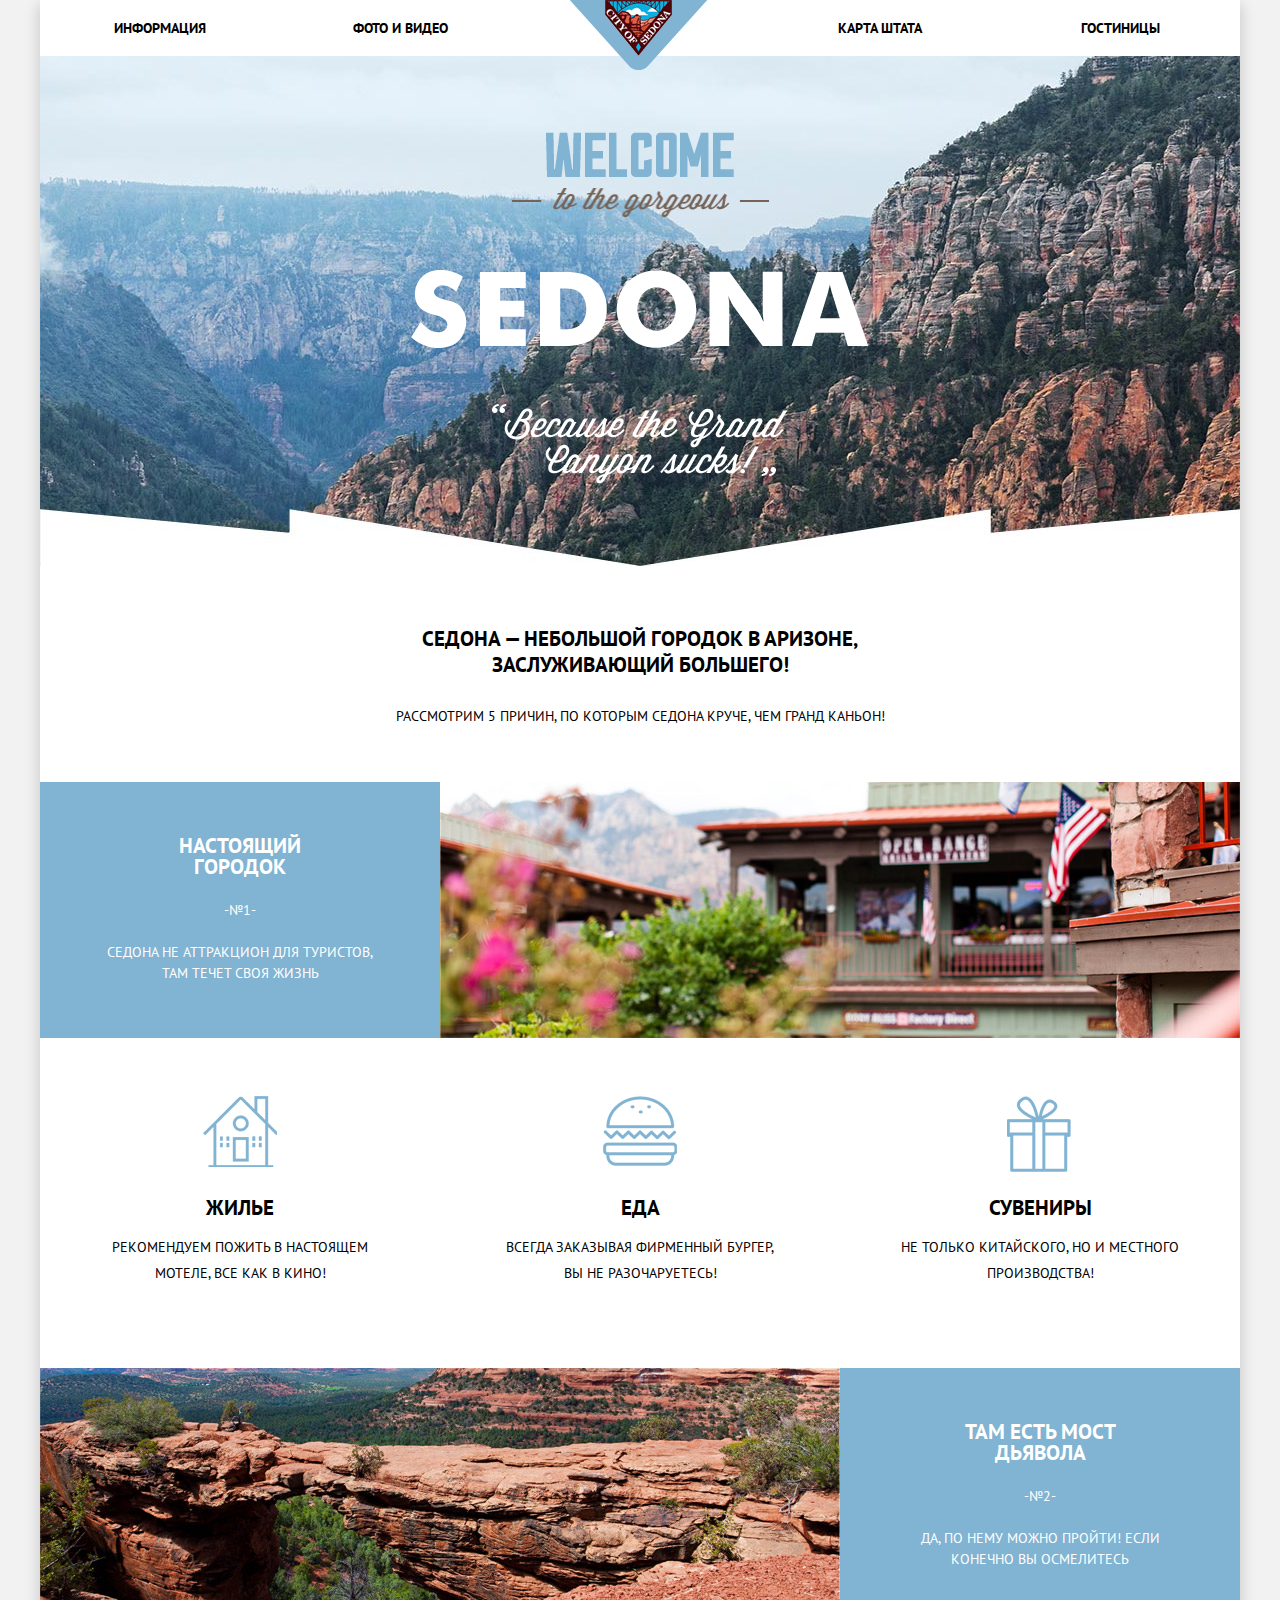
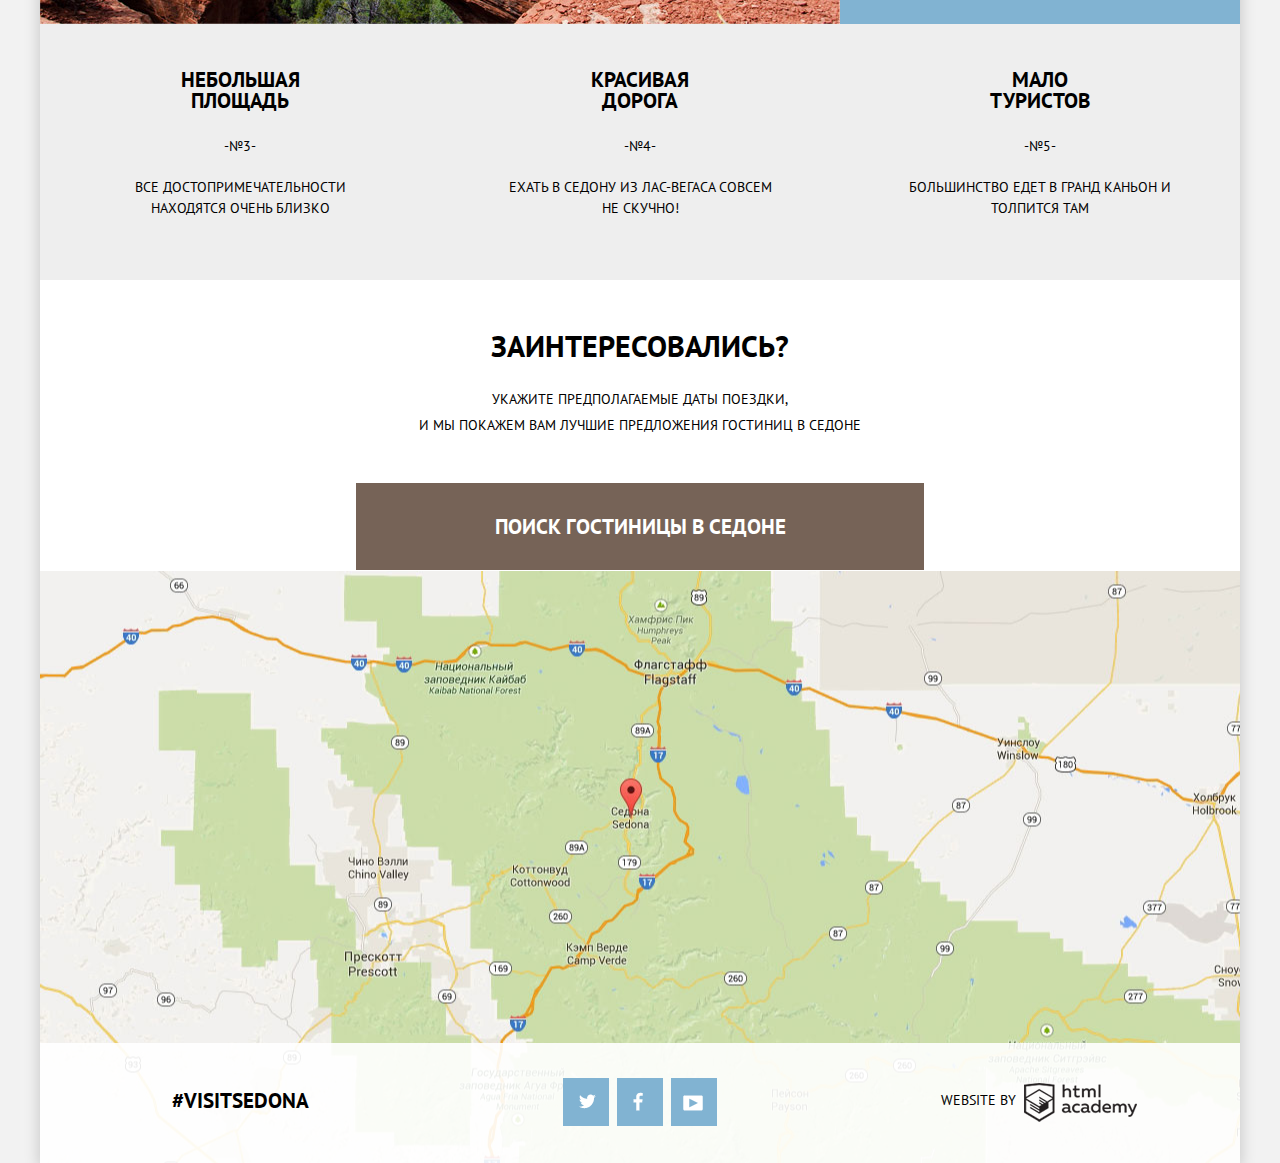
<file: index.html>
<!DOCTYPE html>
<html lang="ru">
  <head>
    <meta charset="utf-8">
    <title>Седона</title>
      <link href="https://fonts.googleapis.com/css?family=PT+Sans:400,700&amp;subset=cyrillic" rel="stylesheet">
      <link href="css/normalize.css" rel="stylesheet">
      <link href="css/style.min.css" rel="stylesheet">
  </head>
  <body>
      <!--Тень-->
      <div class="container">
          <header class="main-header clearfix">
              <nav class="main-navigation">
                  <ul>
                      <li>
                          <a href="#">Информация</a>
                      </li>
                      <li>
                          <a href="#">Фото и видео</a>
                      </li>
                      <li>
                          <a href="#">Карта штата</a>
                      </li>
                      <li class="active">
                          <a href="hotels.html">Гостиницы</a>
                      </li>
                  </ul>
              </nav>
              <!--end main-navigation-->
              <div class="logo">
                  <img src="img/logo-sedona.png" width="138" height="70" alt="Логотип">
              </div>
              <!--end logo-->
          </header>
          <!--end header-->
          <main>
              <div class="welcome">
                  <div class="inscription">
                      <img src="img/welcome.png" width="188" height="45" alt="Welcome">
                      <img src="img/to-the-gorgeous.png" width="257" height="30" alt="-to the gorgeous-">
                      <img src="img/sedona-img.png" width="458" height="78" alt="Sedona">
                      <img src="img/grandcanyon.png" width="296" height="80" alt="Because the Grand Canyon sucks!">
                  </div>
              </div>
              <!--end welcome-->
              <div class="promo">
                  <h2 class="promo-title">Седона — небольшой городок в Аризоне, заслуживающий большего!</h2>
                  <p class="promo-text">Рассмотрим 5 причин, по которым Седона круче, чем Гранд Каньон!</p>
              </div>
              <!--end promo-->
              <div class="advantages clearfix">
                  <div class="advantages-city-description">
                      <h2 class="advantages-title">Настоящий городок</h2>
                      <span class="advantages-number">-№1-</span>
                      <p class="advantages-text">Седона не аттракцион для туристов, там течет своя жизнь</p>
                  </div>
                  <div class="advantages-city-img">
                      <img src="img/advantages-city.jpg" width="800" height="256" alt="Седона - настоящий городок">
                  </div>
              </div>
              <!--end advantages-->
              <div class="comfort clearfix">
                  <div class="comfort-item house">
                      <h2 class="comfort-title">Жилье</h2>
                      <p class="comfort-text">Рекомендуем пожить в настоящем мотеле, все как в кино!</p>
                  </div>
                  <div class="comfort-item food">
                      <h2 class="comfort-title">Еда</h2>
                      <p class="comfort-text">Всегда заказывая фирменный бургер, Вы не разочаруетесь!</p>
                  </div>
                  <div class="comfort-item souvenir">
                      <h2 class="comfort-title">Сувениры</h2>
                      <p class="comfort-text">Не только китайского, но и местного производства!</p>
                  </div>
              </div>
        
              <!--end comfort-->
              <div class="advantages clearfix">
                  <div class="advantages-bridge-img">
                      <img src="img/advantages-bridge.jpg" width="800" height="256" alt="Мост дьявола">
                  </div>
                  <div class="advantages-bridge-description">
                      <h2 class="advantages-title">Там есть мост дьявола</h2>
                      <span class="advantages-number">-№2-</span>
                      <p class="advantages-text">Да, по нему можно пройти! Если конечно вы осмелитесь</p>
                  </div>
              </div>
              <!--end advantages-->
              <div class="advantages clearfix">
                  <div class="advantages-item">
                      <h2 class="advantages-title">Небольшая площадь</h2>
                      <span class="advantages-number">-№3-</span>
                      <p class="advantages-text">Все достопримечательности находятся очень близко</p>
                  </div>
                  <div class="advantages-item">
                      <h2 class="advantages-title">Красивая дорога</h2>
                      <span class="advantages-number">-№4-</span>
                      <p class="advantages-text">Ехать в Седону из Лас-Вегаса совсем не скучно!</p>
                  </div> 
                  <div class="advantages-item">
                      <h2 class="advantages-title">Мало туристов</h2>
                      <span class="advantages-number">-№5-</span>
                      <p class="advantages-text">Большинство едет в Гранд Каньон и толпится там</p>
                  </div>
              </div>
              <!--end advantages-->
              <div class="search clearfix">
                  <div class="search-hotel">
                      <p class="search-title">Заинтересовались?</p>
                      <p class="search-text">Укажите предполагаемые даты поездки,<br> и мы покажем вам лучшие предложения гостиниц в Седоне</p>
                      <a href="form.html" class="panel">Поиск гостиницы в Седоне</a>
                  <div class="form">
                  <form action="#" method="get">
                      <div class="data"> 
                          <label for="checkin">Дата заезда:</label>
                          <input type="text" id="checkin" class="date-input" name="date-input" value="24 апреля 2016">
                      </div>
                      <div class="data"> 
                          <label for="checkout">Дата выезда:</label>
                          <input type="text" id="checkout" class="date-out" name="date-out" value="4 июля 2016">
                      </div>
                      <div class="adults">
                          <label for="adults">Взрослые:</label>
                          <div class="reservation-minus">
                              <a href="#">-</a>
                          </div>
                          <input class="people-number" id="adults" type="number" name="adults-number" value="2" min="0">
                          <div class="reservation-plus">
                              <a href="#">+</a>
                          </div>
                      </div>
                      <div class="children">
                          <label for="children">Дети:</label>
                          <div class="reservation-minus">
                              <a href="#">-</a>
                          </div>
                          <input class="people-number" id="children" type="number" name="children-number" value="0" min="0">
                          <div class="reservation-plus">
                              <a href="#">+</a>
                          </div>
                      </div>
                      <button class="find" type="submit" disabled>Найти</button>
                  </form>
                  </div>
                  </div>
              </div>
              <!--end search-->
              <div id=yandex-map class="map">
              </div>
              <!--end map-->
          </main>
          <!--end main-->
          <footer class="main-footer clearfix">
              <div class="footer-contacts clearfix">
                  <a class="footer-contacts" href="#">#Visitsedona</a>
              </div>
              <div class="footer-social clearfix">
                  <a class="social-btn social-btn-tw" href="#">Твиттер</a>
                  <a class="social-btn social-btn-fb" href="#">Фейсбук</a>
                  <a class="social-btn social-btn-yt" href="#">Youtube</a>
              </div>
              <div class="footer-copyright">
                  <p>Website by</p>
                  <a class="btn" href="https://htmlacademy.ru">html-academy</a>
              </div>
          </footer>
          <!--end footer-->
      </div>
      <!--end container(Тень)-->
      <script src="js/form.min.js"></script>
      <script type="text/javascript" charset="utf-8" async src="https://api-maps.yandex.ru/services/constructor/1.0/js/?sid=8lAlJEMXXSWHxj5M5MIwLdCVPex9mgnF&amp;width=1200&amp;height=592&amp;lang=ru_RU&amp;sourceType=constructor&amp;scroll=true;id=yandex-map"></script>
    </body>
</html>
</file>
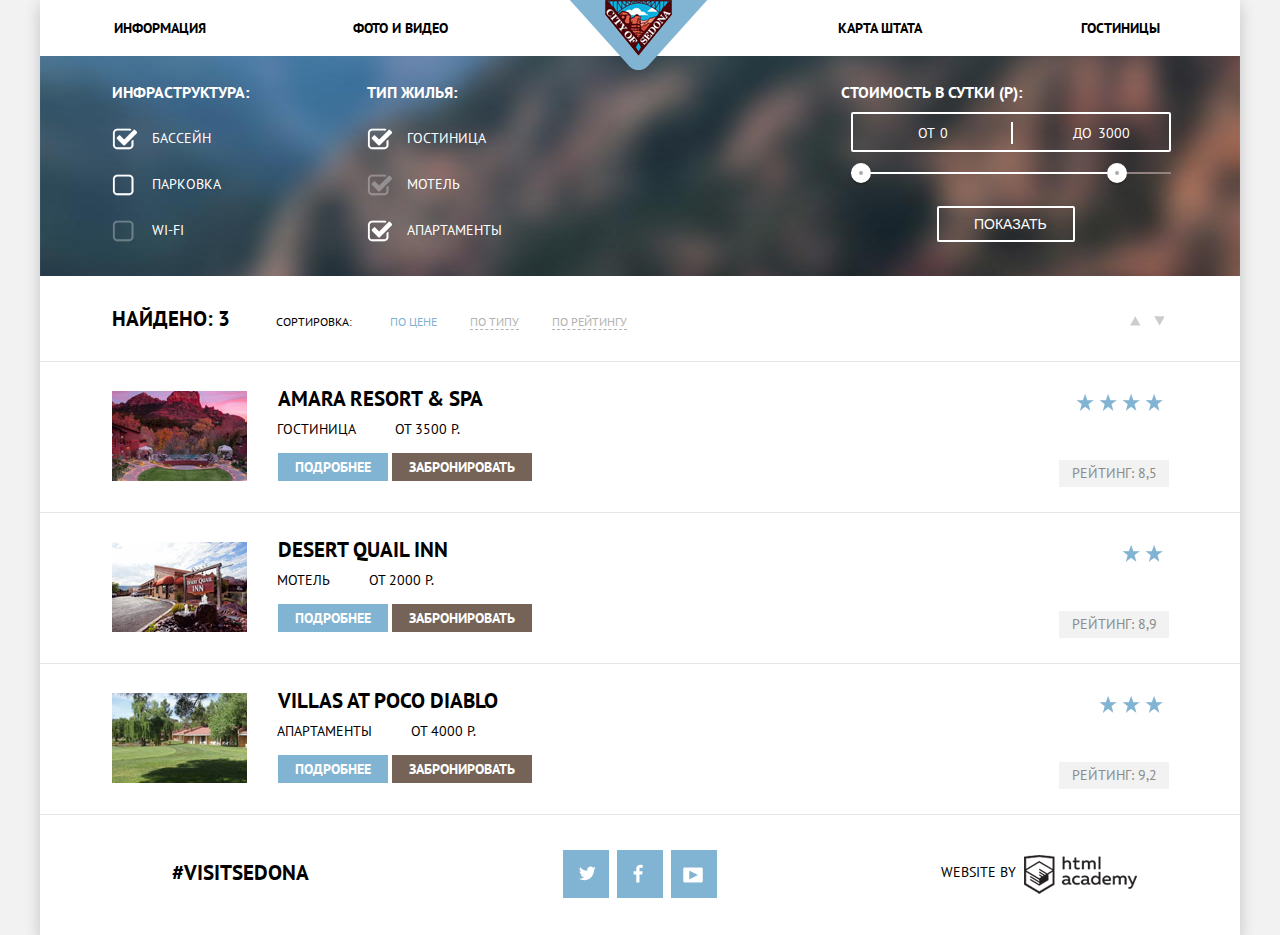
<file: hotels.html>
<!DOCTYPE html>
<html lang="ru">
  <head>
    <meta charset="utf-8">
    <title>Седона-гостиницы</title>
      <link href="https://fonts.googleapis.com/css?family=PT+Sans:400,700&amp;subset=cyrillic" rel="stylesheet">
      <link href="css/normalize.css" rel="stylesheet">
      <link href="css/style.min.css" rel="stylesheet">
  </head>
  <body>
      <!--Тень-->
      <div class="container"> 
          <header class="main-header clearfix">
              <nav class="main-navigation">
                  <ul>
                      <li>
                          <a href="#">Информация</a>
                      </li>
                      <li>
                          <a href="#">Фото и видео</a>
                      </li>
                      <li>
                          <a href="#">Карта штата</a>
                      </li>
                      <li>
                          <a href="hotels.html">Гостиницы</a>
                      </li>
                  </ul>
              </nav>
              <!--end main-navigation-->
              <div class="logo">
                  <a href="index.html">
                      <img src="img/logo-sedona.png" width="138" height="70" alt="Логотип">
                  </a>
              </div>
              <!--end logo-->
          </header>
          <!--end header-->
          <main>
              <div class="filter clearfix">
                  <form action="#" method="get">
                      <div class="infrastructure">
                          <fieldset>
                              <legend>Инфраструктура:</legend>
                              <div>
                                  <input type="checkbox" id="pool" name="pool" value="pool" checked>        <label for="pool">Бассейн</label>
                              </div>
                              <div>
                                  <input type="checkbox" id="parking" name="parking" value="parking">
                                  <label for="parking">Парковка</label>
                              </div>
                              <div>
                                  <input type="checkbox" id="wi-fi" name="wi-fi" value="wi-fi" disabled>
                                  <label for="wi-fi">Wi-fi</label>
                              </div>
                          </fieldset>
                      </div>
                      <div class="housing">
                          <fieldset>
                              <legend>Тип жилья:</legend>
                              <div>
                                  <input type="checkbox" id="hotel" name="hotel" value="hotel" checked>
                                  <label for="hotel">Гостиница</label>
                              </div>
                              <div>
                                  <input type="checkbox" id="motel" name="motel" value="motel" checked disabled>
                                  <label for="motel">Мотель</label>
                              </div>
                              <div>
                                  <input type="checkbox" id="apartments" name="apartments" value="apartments" checked>
                                  <label for="apartments">Апартаменты</label>
                              </div>
                          </fieldset>
                      </div>
                      <div class="filter-range">
                          <div class="filter-range-title">
                              Стоимость в сутки (р):
                          </div>
                          <!--end filter-range-title-->
                          <div class="price-controls">
                              <label class="min-price">от 
                                  <input type="text" name="min-price" value="0">
                              </label>
                              <label class="max-price">до 
                                  <input type="text" name="max-price" value="3000">
                              </label>
                          </div>
                          <!--end price-control-->
                          <div class="range-controls">
                              <div class="scale">
                                  <div class="bar"></div>
                              </div>
                              <div class="range-toggle range-toggle-min"></div>
                              <div class="range-toggle range-toggle-max"></div>
                          </div>
                          <!--end range-controls-->
                          <button class="btn-transparent" type="submit">
                              Показать
                          </button>
                          <!--end button-->
                      </div>
                      <!--end filter-range-->
                  </form>
                  <!--end form--> 
              </div>
              <!--end filter-->
              <div class="results">
                  <p class="results-title clearfix">Найдено:
                      <span class="quantity">3</span>
                  </p>
                  <p class="sorting clearfix">Сортировка:</p>
                  <ul class="sorting-list clearfix">
                      <li>
                          <a href="#" class="active">По цене</a>
                      </li>
                      <li>
                          <a href="#">По типу</a>
                      </li>
                      <li>
                          <a href="#">По рейтингу</a>
                      </li>
                  </ul>
                  <div class="sorting-controls clearfix">
                      <a class="arrow-ascending" href="#"></a>
                      <a class="arrow-descending-down active" href="#"></a>
                  </div>
                  <!--end sorting-controls-->
              </div>
              <!--end results-->
              <div class="housing-items clearfix">
                  <div class="housing-item clearfix">
                      <figure class="photo clearfix">
                          <img src="img/hotel.jpg" width="135" height="90" alt="Amara Resort & Spa">
                      </figure>
                      <div class="housing-item-description clearfix">
                          <a href="#" class="housing-item-title">Amara Resort & Spa</a>
                          <div class="housing-item-text">
                              <span>Гостиница</span>
                              <span>от 3500 р.</span>
                          </div>
                          <!--end housing-item-text-->
                          <p class="housing-item-btns">
                              <a href="#" class="item-btn-details">Подробнее</a>
                              <a href="#" class="item-btn-reservations">Забронировать</a>
                          </p>
                      </div>
                      <!--end housing-item-description-->
                      <div class="housing-rating clearfix">
                          <div class="rating-stars">
                              <span></span>
                              <span></span>
                              <span></span>
                              <span></span>
                          </div>
                          <!--end rating-stars-->
                          <p class="rating-text">Рейтинг: 8,5</p>
                      </div>
                      <!--end housing-rating-->
                  </div>
                  <!--end housing-item-->
                  <div class="housing-item clearfix">
                      <figure class="photo clearfix">
                          <img src="img/motel.jpg" width="135" height="90" alt="Desert Quail Inn">
                      </figure>
                      <div class="housing-item-description clearfix">
                          <a href="#" class="housing-item-title">Desert Quail Inn</a>
                          <div class="housing-item-text">
                              <span>Мотель</span>
                              <span>от 2000 р.</span>
                          </div>
                          <!--end housing-item-text-->
                          <p class="housing-item-btns">
                              <a href="#" class="item-btn-details">Подробнее</a>
                              <a href="#" class="item-btn-reservations">Забронировать</a>
                          </p>
                      </div>
                      <!--end housing-item-description-->
                      <div class="housing-rating clearfix">
                          <div class="rating-stars">
                              <span></span>
                              <span></span>
                          </div>
                          <!--end rating-stars-->
                          <p class="rating-text">Рейтинг: 8,9</p>
                      </div>
                      <!--end housing-rating-->
                  </div>
                  <!--end housing-item-->
                  <div class="housing-item clearfix">
                      <figure class="photo clearfix">
                          <img src="img/apartaments.jpg" width="135" height="90" alt="Villas at Poco Diablo">
                      </figure>
                      <div class="housing-item-description clearfix">
                          <a href="#" class="housing-item-title">Villas at Poco Diablo</a>
                          <div class="housing-item-text">
                              <span>Апартаменты</span>
                              <span>от 4000 р.</span>
                          </div>
                          <!--end housing-item-text-->
                          <p class="housing-item-btns">
                              <a href="#" class="item-btn-details">Подробнее</a>
                              <a href="#" class="item-btn-reservations">Забронировать</a>
                          </p>
                      </div>
                      <!--end housing-item-description-->
                      <div class="housing-rating clearfix">
                          <div class="rating-stars">
                              <span></span>
                              <span></span>
                              <span></span>
                          </div>
                          <!--end rating-stars-->
                          <p class="rating-text">Рейтинг: 9,2</p>
                      </div>
                      <!--end housing-rating-->
                  </div>
                  <!--end housing-item-->
              </div>
              <!--end housing-items-->
          </main>
          <!--end main-->
          <footer class="main-footer-hotels clearfix">
              <div class="footer-contacts clearfix">
                  <a class="footer-contacts" href="#">#Visitsedona</a>
              </div>
              <div class="footer-social clearfix">
                  <a class="social-btn social-btn-tw" href="#">Твиттер</a>
                  <a class="social-btn social-btn-fb" href="#">Фейсбук</a>
                  <a class="social-btn social-btn-yt" href="#">Youtube</a>
              </div>
              <div class="footer-copyright">
                  <p>Website by</p>
                  <a class="btn" href="https://htmlacademy.ru">html-academy</a>
              </div>
          </footer>
          <!--end footer-->
      </div>
      <!--end container(Тень)-->
  </body>
</html>
</file>
<file: css/style.min.css>
body,html{min-width:1200px;font-size:14px;line-height:26px;font-family:"PT Sans","Arial",sans-serif;color:#000;margin:0;padding:0;text-transform:uppercase;background:#f2f2f2}.container{width:1200px;margin:0 auto;box-shadow:0 5px 15px 0 rgba(0,0,0,.2);position:relative}.clearfix::after{content:"";display:table;clear:both}.logo{position:absolute;left:530px;top:0;float:left;margin:0 auto;width:140px;z-index:10}.main-header{position:relative;color:#000;background-color:#fff}.main-navigation ul{margin:0;padding:0;list-style:none;font-size:0}.main-navigation li{display:inline-block;text-align:center;vertical-align:top;width:20%;height:56px;line-height:56px;padding:0;margin:0}.main-navigation li:nth-child(3){margin-left:20%}.main-navigation a{color:#000;text-decoration:none;font-size:14px;font-weight:700;font-family:"PT Sans","Arial",sans-serif;text-align:center}.main-navigation a:hover{color:#81b3d2}.main-navigation a:active{color:#b2b2b2}.main-navigation .active{color:#766357}.main-navigation .active:hover{color:#604e43}.main-navigation .active:active{color:#d6d0cc}.welcome{width:1200px;min-height:510px;background:#355d80 url(../img/backgroundsedona.jpg) no-repeat center;background-position-y:-54px;text-align:center}.inscription{width:465px;padding-top:76px}.inscription,.inscription img{display:block;margin:0 auto}.inscription img:nth-child(2){display:block;margin:11px auto 0}.inscription img:nth-child(3){display:block;margin:52px auto 0}.inscription img:nth-child(4){display:block;margin:56px auto 0}.promo,.promo h2{display:inline-block;vertical-align:middle}.promo{min-height:156px;text-align:center;background-color:#fff;padding-top:60px;width:1200px}.promo h2,.promo p{text-align:center;margin:0}.promo h2{width:460px}.promo p{font-size:14px;line-height:26px;font-weight:400;padding-top:25px}.advantages{min-height:256px;background-color:#eee}.advantages-city-description{float:left;width:400px;min-height:193px;text-align:center;background-color:#81b3d2;color:#fff;margin:0;padding:53px 0 10px;line-height:21px}.advantages-city-description h2{width:130px;margin:0 auto;padding-bottom:23px}.advantages-city-description p{margin:0 auto;padding-top:21px;width:285px}.advantages-city-img{float:left;width:800px;height:256px}.comfort{width:1200px;min-height:330px;background-color:#fff}.comfort-item{float:left;width:400px;margin-top:157px;text-align:center;padding-bottom:10px}.comfort-item h2{position:relative;margin:0}.comfort-item p{margin:13px auto 0;width:285px}.food h2::before,.house h2::before,.souvenir h2::before{content:"";background:url(../img/sprite.png) no-repeat center;background-position:-10px -175px;display:block;position:absolute;left:50%;margin:0 0 0 -37px;top:-99px;width:74px;height:71px}.food h2::before,.souvenir h2::before{background-position:-10px -85px}.souvenir h2::before{background-position:-10px -326px;margin:0 0 0 -33px;width:66px;height:76px}.advantages-bridge-img{float:left;width:800px;height:256px}.advantages-bridge-description,.advantages-item{float:left;width:400px;line-height:21px;text-align:center}.advantages-bridge-description{min-height:193px;background-color:#81b3d2;color:#fff;padding:53px 0 10px}.advantages-bridge-description h2{padding-bottom:23px;width:160px;margin:0 auto}.advantages-bridge-description p{padding-top:21px;width:305px;margin:0 auto}.advantages-item{padding-top:45px}.advantages-item h2{padding-bottom:25px;width:125px;margin:0 auto}.advantages-item p{padding-top:20px;width:265px;margin:0 auto}.search{width:1200px;min-height:291px;text-align:center;margin:0 auto;background-color:#fff}.search-hotel{position:relative;padding-top:53px;min-height:238px}.search-text,.search-title{color:#000;text-align:center;margin:0}.search-title{font-size:30px;font-weight:700;padding-bottom:27px}.search-text{padding-bottom:45px}.form,.panel{font-weight:700;font-family:"PT Sans","Arial",sans-serif;width:568px}.panel{background:#766357;text-decoration:none;color:#fff;display:block;margin:0 auto;font-size:21px;text-align:center;line-height:88px;height:87px}.form{font-size:14px;line-height:26px;text-align:left;height:394px;background:#fff;display:none;position:absolute;left:50%;margin:0 0 0 -284px;z-index:10}.form-show{display:block;animation:bounce .6s}@keyframes bounce{0%{transform:translateY(-2000px)}70%{transform:translateY(30px)}90%{transform:translateY(-10px)}to{transform:translateY(0)}}.data{width:511px;min-height:40px;margin:0;padding:52px 0 0 57px}.date-input{width:332px;height:38px;margin-left:18px;padding-left:15px;background:#f2f2f2;border:none;text-align:left;font-family:"PT Sans","Arial",sans-serif;font-size:14px;line-height:26px;font-weight:700;text-transform:uppercase;background-image:url(../img/sprites.png);background-position:306px -210px;background-repeat:no-repeat;outline:none}.data:nth-child(2){margin:0;padding-top:28px;padding-left:56px}.date-input:hover{background:#ebebeb;background-image:url(../img/sprites.png);background-position:306px -294px;background-repeat:no-repeat}.date-input:focus{width:328px;height:34px;background:#fff;border:2px solid #e5e5e5;background-image:url(../img/sprites.png);background-position:304px -254px;background-repeat:no-repeat}.date-out,.date-out:hover{background-image:url(../img/sprites.png);background-repeat:no-repeat}.date-out{width:332px;height:38px;margin-left:15px;padding-left:14px;border:none;text-align:left;font-family:"PT Sans","Arial",sans-serif;font-size:14px;line-height:26px;font-weight:700;text-transform:uppercase;background-color:#f2f2f2;outline:none;background-position:306px -210px}.date-out:hover{background:#ebebeb;background-position:306px -294px}.date-out:focus{width:328px;height:34px;background:#fff;border:2px solid #e5e5e5;background-image:url(../img/sprites.png);background-position:304px -254px;background-repeat:no-repeat}.adults,.children{display:inline-block;vertical-align:top;font-size:0;width:230px;min-height:40px;margin-left:55px;margin-top:29px;text-align:left}.adults label,.children label{font-size:14px;line-height:26px;font-weight:700;vertical-align:middle;margin-right:40px}.children{width:180px;margin-left:46px}.children label{margin-right:28px}.people-number,.reservation-minus{display:inline-block;font-size:0;text-align:center;vertical-align:middle;width:38px;height:38px;line-height:38px;background:#f2f2f2;border:none}.people-number{font-size:14px;margin:0;padding:0;font-weight:700;text-transform:uppercase}input::-webkit-inner-spin-button,input::-webkit-outer-spin-button{-webkit-appearance:none;margin:0}.find,.reservation-plus{text-align:center;border:none}.reservation-plus{display:inline-block;vertical-align:middle;background:#f2f2f2;padding:0;font-size:0;width:38px;height:38px;line-height:38px;margin:0}.reservation-minus a,.reservation-plus a{display:inline-block;vertical-align:middle;width:100%;height:100%;text-decoration:none;color:#a9a9a9;font-size:0;background:url(../img/sprites.png) no-repeat center;background-position:5px -569px}.reservation-plus a{background-position:0 -642px}.reservation-minus a:hover{background-position:5px -615px}.reservation-plus a:hover{background-position:0 -704px}.reservation-minus a:active{background-position:5px -592px}.reservation-plus a:active{background-position:0 -673px}.find{width:458px;height:60px;background:#81b3d2;color:#fff;font-size:21px;line-height:26px;font-weight:700;margin:51px 0 0 55px;text-transform:uppercase}.find:hover{background:#669ec0}.find:focus{background:#5496bd;color:#88b6d1}.map{background:#fff url(../img/map.jpg) no-repeat center;width:1200px;height:592px}.main-footer{background:rgba(255,255,255,.9);width:1200px;position:absolute;bottom:0;z-index:10}.main-footer-hotels{background:#fff;width:1200px}.footer-contacts{float:left;width:400px;height:120px}.footer-contacts a,.social-btn{text-align:center;text-decoration:none}.footer-contacts a{color:#000;line-height:85px;font-weight:700;padding-top:15px;height:105px;font-size:21px}.footer-contacts a:hover{text-decoration:none}.footer-social{float:left;width:400px;height:120px;text-align:center}.social-btn{display:inline-block;vertical-align:middle;width:46px;height:48px;margin:35px 2px 0;background:#81b3d2 url(../img/sprite.png) no-repeat center;font-size:0}.social-btn-tw{background-position:6px -406px}.social-btn-fb{background-position:6px -32px}.social-btn-yt{background-position:2px 7px}.social-btn:hover{background-color:#669ec0}.social-btn-fb:active,.social-btn-tw:active,.social-btn-yt:active{background:#5496bd url(../img/sprites.png) no-repeat center;background-position:6px -733px}.social-btn-fb:active,.social-btn-yt:active{background-position:6px -416px}.social-btn-yt:active{background-position:2px -767px}.footer-copyright{float:left;width:400px;height:120px}.footer-copyright a,.footer-copyright p{display:inline-block;vertical-align:middle;text-align:right}.footer-copyright p{line-height:30px;font-size:14px;width:176px;height:30px;margin:35px 4px 0 0}.footer-copyright a{background:url(../img/html-academy.png) no-repeat center;width:113px;height:39px;text-decoration:none;font-size:0;margin:40px 0 0}.footer-copyright a:hover{background-image:url(../img/sprites.png);background-repeat:no-repeat;background-position:-10px -528px;width:113px;height:39px}.footer-copyright a:focus{background-image:url(../img/sprites.png);background-repeat:no-repeat;background-position:-10px -469px;width:113px;height:39px}a{color:#000}.filter{background:#fff url(../img/blurry-sedona.jpg) no-repeat center;color:#fff;width:1200px;min-height:216px}.housing,.infrastructure{float:left;min-height:190px}.infrastructure{margin:26px 0 0 61px;width:255px}.housing{width:287px;margin-top:26px}.filter legend{font-size:16px;line-height:21px;font-weight:700;text-align:left;margin:0;padding:0}fieldset{border:0}.housing div,.housing legend,.infrastructure div,.infrastructure legend{padding-bottom:20px}input[type=checkbox]{display:none}input[type=checkbox]+label{position:relative;padding-left:40px;font-size:14px;line-height:21px;text-align:left;display:inline-block;vertical-align:top;cursor:pointer}input[type=checkbox]+label::before{content:"";display:block;width:25px;height:25px;background:url(../img/checkbox.png) no-repeat;background-position:-10px -10px;position:absolute;top:0;left:0}input[type=checkbox]:checked+label::before{background-position:-10px -52px}input[type=checkbox]+label:hover::before{opacity:.8}input[type=checkbox]:checked+label:hover::before{opacity:.8}input[type=checkbox]:disabled+label::before{opacity:.3}input[type=checkbox]:checked:disabled+label:hover::before{opacity:.3}.filter-range{color:#fff;float:left;width:330px;margin:26px 0 0 198px}.filter-range-title{margin-bottom:9px;font-weight:600;font-size:16px;line-height:21px}.price-controls,.range-controls{position:relative;margin-left:10px}.price-controls{height:36px;border:2px solid #fff;border-radius:2px;font-size:0;margin-bottom:20px}.price-controls::after{-webkit-transform:rotate(-50deg,-50deg);content:"";position:absolute;top:23%;left:50%;width:2px;height:22px;background:#fff}.price-controls label{display:inline-block;font-size:14px;line-height:38px;vertical-align:top;cursor:pointer}.price-controls .max-price,.price-controls .min-price{width:90px;padding-left:65px}.price-controls input{width:50px;margin:0;color:inherit;font-family:"PT Sans","Arial",sans-serif;background:0 0;border:none}.range-controls{margin-bottom:32px}.range-controls .scale{height:2px;background:#928381}.range-controls .bar{width:80%;height:2px;background:#fff}.range-toggle{position:absolute;top:-9px;width:4px;height:4px;background:#ababab;border:8px solid #fff;border-radius:50%;box-shadow:0 2px 1px 0 rgba(0,1,1,.2);cursor:pointer}.range-toggle:hover{background:#1c4f80}.range-toggle-min{left:0}.range-toggle-max{left:80%}.btn-transparent{display:block;margin:0 auto;padding:6px 35px;font-size:14px;line-height:20px;color:#fff;text-transform:uppercase;background:0 0;border:2px solid #fff;border-radius:2px;cursor:pointer;width:138px}.btn-transparent:hover{color:#000;background:#fff}.results{width:1052px;min-height:85px;padding-left:72px;padding-right:76px;background-color:#fff;border-bottom:1px solid #e5e5e5}.results ul{float:left;width:540px}.results-title,.sorting{float:left;text-align:left}.results-title{width:160px;margin:0;padding-top:30px}.results-title,.results-title .quantity{font-size:21px;line-height:26px;font-weight:700}.sorting{width:110px;font-size:12px;line-height:18px;margin:0 0 0 4px;padding-top:37px}.sorting-list{margin:0 0 0 4px;padding:37px 0 0}.sorting-list li{float:left;margin-right:33px;font-size:12px;color:#e0e0e0;line-height:18px;list-style:none}.sorting-list li:last-child{padding-right:0}.sorting-list a{color:#b2b2b2;text-decoration:none;border-bottom:1px dashed #b2b2b2}.sorting-list .active{color:#81b3d2;border-bottom:none}.sorting-list a:hover{color:#81b3d2}.sorting-list a:active{color:#000;border-bottom:none}.sorting-controls{float:right;width:34px;margin:0 0 0 100px;padding-top:30px;padding-left:76px}.arrow-ascending,.arrow-descending-down{background-image:url(../img/sprites.png);background-position:-10px -40px;background-repeat:no-repeat;display:inline-block;vertical-align:middle;width:10px;height:10px;padding:0 10px 0 0}.arrow-descending-down{background-position:-10px -70px;padding:0}.arrow-ascending:hover,.arrow-descending-down:hover{background-image:url(../img/sprites.png);background-position:-10px -160px}.arrow-descending-down:hover{background-position:-10px -190px}.arrow-ascending:focus,.arrow-descending-down:focus{background-image:url(../img/sprites.png);background-position:-10px -130px}.arrow-descending-down:focus{background-position:-10px -100px}.arrow-descending-down .active:active{background-image:url(../img/sprites.png);background-position:-10px -10px}.housing-item{width:1052px;min-height:150px;padding-left:72px;padding-right:76px;background-color:#fff;border-bottom:1px solid #e5e5e5}.photo{float:left;width:135px;height:90px;margin:0;padding-top:29px;padding-right:22px}.housing-item-description{float:left;width:650px;margin:0;padding-top:24px}.housing-item-title{font-size:21px;line-height:26px;font-weight:700;text-decoration:none;margin-left:9px}.housing-item-title:hover{color:#81b3d2}.housing-item-title:focus{color:#b2b2b2}.housing-item-text{font-size:14px;line-height:21px;margin-top:5px;margin-left:8px}.housing-item-text span{margin-right:35px}.housing-item-btns{margin:14px 0 0 9px}.item-btn-details{font-size:14px;line-height:21px;font-weight:700;width:110px;height:26px;background-color:#81b3d2;color:#fff;padding:5px 17px;text-align:center;text-decoration:none}.item-btn-details:hover{background-color:#669ec0}.item-btn-details:focus{background-color:#5496bd;color:#88b6d1}.item-btn-reservations{font-size:14px;line-height:26px;font-weight:700;width:110px;height:26px;background-color:#766357;color:#fff;padding:5px 17px;text-align:center;text-decoration:none}.item-btn-reservations:hover{background-color:#604e43}.item-btn-reservations:focus{background-color:#503e33;color:#857871}.housing-rating{float:right;width:110px;margin:0;padding-top:26px}.rating-stars>span{background-image:url(../img/stars.png);width:19px;height:17px;display:inline-block;vertical-align:middle}.rating-stars{text-align:right}.rating-text{font-size:14px;width:110px;height:27px;line-height:27px;background-color:#f2f2f2;color:#8b8b8b;text-align:center;margin:46px 0 0 5px}
</file>
